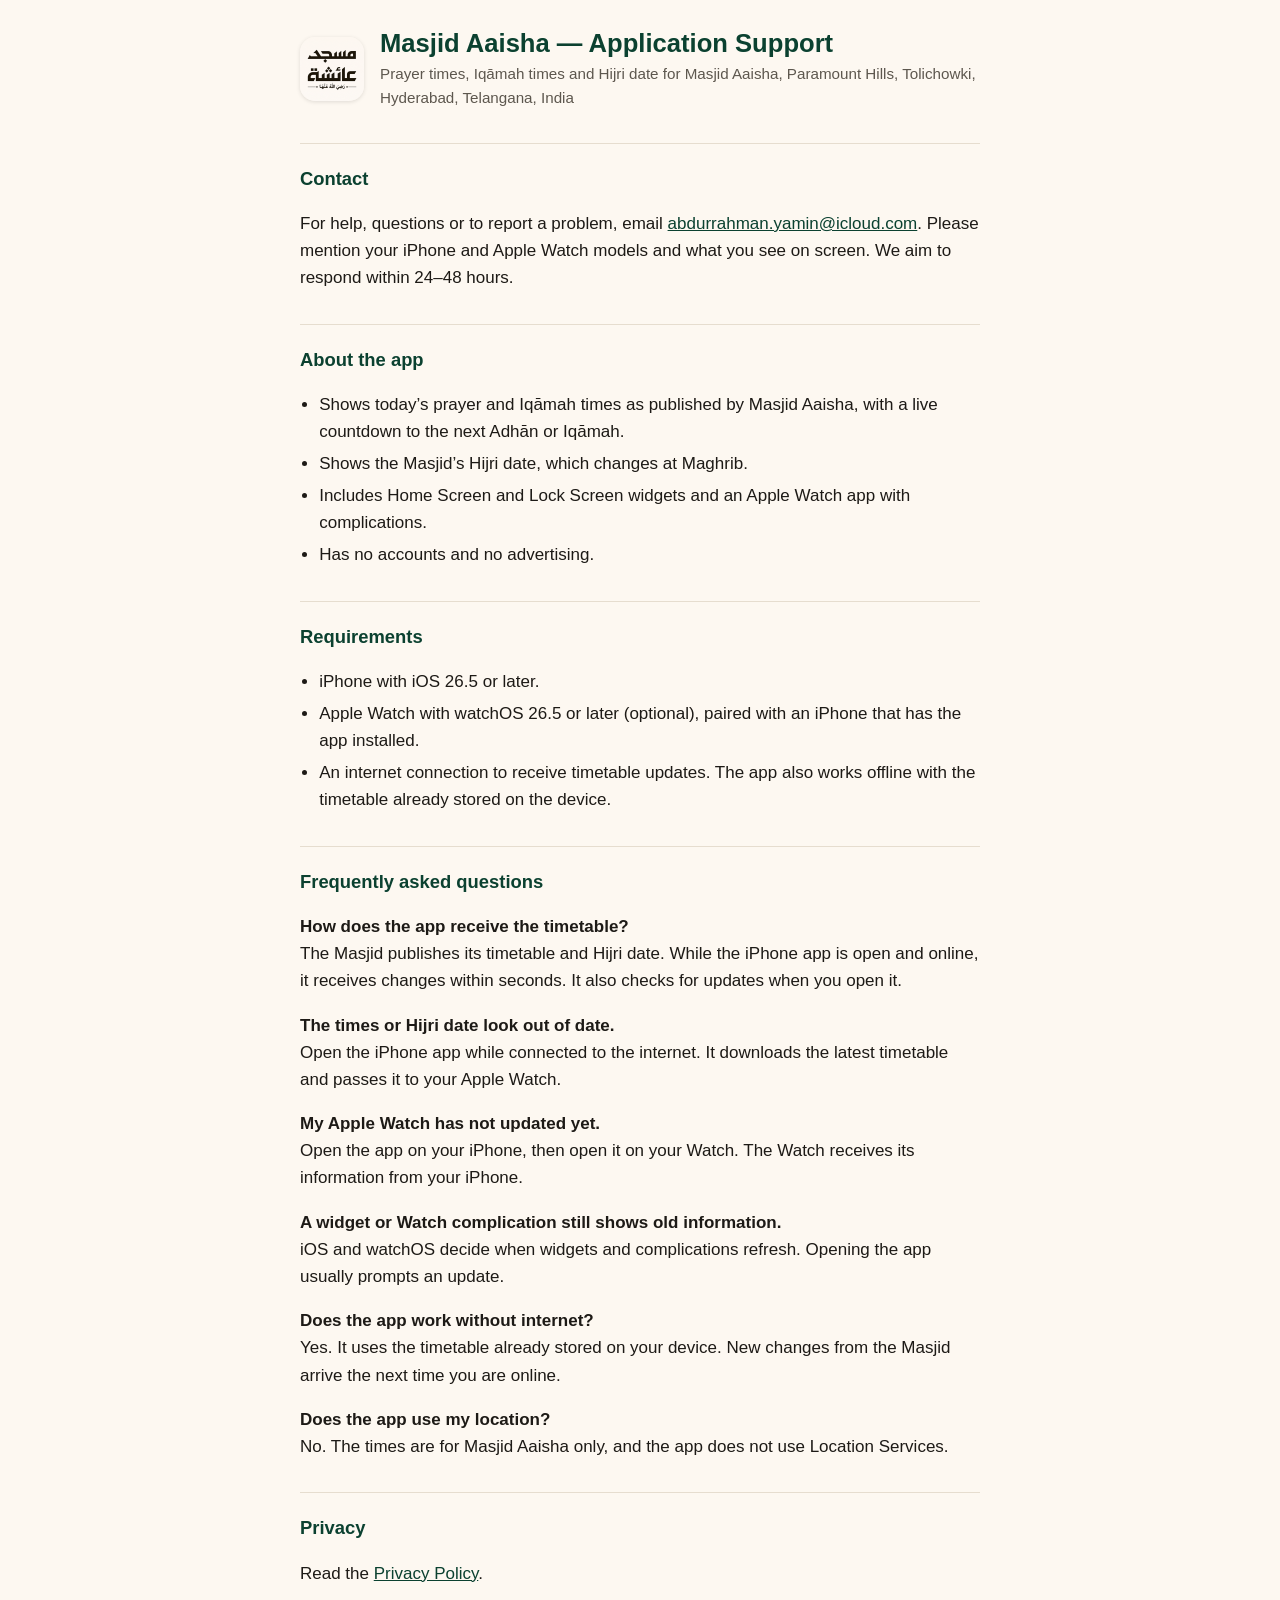
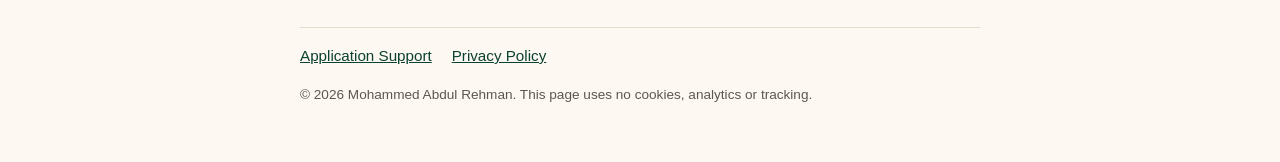
<file: index.html>
<!doctype html>
<html lang="en">
<head>
<meta charset="utf-8">
<meta name="viewport" content="width=device-width, initial-scale=1">
<title>Masjid Aaisha — Application Support</title>
<meta name="description" content="Help and contact for the Masjid Aaisha app for iPhone and Apple Watch.">
<link rel="stylesheet" href="style.css">
</head>
<body>
<main>
<header>
  <img src="app-icon.png" alt="Masjid Aaisha app icon">
  <div>
    <h1>Masjid Aaisha — Application Support</h1>
    <p class="sub">Prayer times, Iqāmah times and Hijri date for Masjid Aaisha, Paramount Hills, Tolichowki, Hyderabad, Telangana, India</p>
  </div>
</header>

<h2>Contact</h2>
<p>For help, questions or to report a problem, email <a href="mailto:abdurrahman.yamin@icloud.com">abdurrahman.yamin@icloud.com</a>. Please mention your iPhone and Apple Watch models and what you see on screen. We aim to respond within 24–48 hours.</p>

<h2>About the app</h2>
<ul>
  <li>Shows today’s prayer and Iqāmah times as published by Masjid Aaisha, with a live countdown to the next Adhān or Iqāmah.</li>
  <li>Shows the Masjid’s Hijri date, which changes at Maghrib.</li>
  <li>Includes Home Screen and Lock Screen widgets and an Apple Watch app with complications.</li>
  <li>Has no accounts and no advertising.</li>
</ul>

<h2>Requirements</h2>
<ul>
  <li>iPhone with iOS 26.5 or later.</li>
  <li>Apple Watch with watchOS 26.5 or later (optional), paired with an iPhone that has the app installed.</li>
  <li>An internet connection to receive timetable updates. The app also works offline with the timetable already stored on the device.</li>
</ul>

<h2>Frequently asked questions</h2>
<p><strong>How does the app receive the timetable?</strong><br>
The Masjid publishes its timetable and Hijri date. While the iPhone app is open and online, it receives changes within seconds. It also checks for updates when you open it.</p>
<p><strong>The times or Hijri date look out of date.</strong><br>
Open the iPhone app while connected to the internet. It downloads the latest timetable and passes it to your Apple Watch.</p>
<p><strong>My Apple Watch has not updated yet.</strong><br>
Open the app on your iPhone, then open it on your Watch. The Watch receives its information from your iPhone.</p>
<p><strong>A widget or Watch complication still shows old information.</strong><br>
iOS and watchOS decide when widgets and complications refresh. Opening the app usually prompts an update.</p>
<p><strong>Does the app work without internet?</strong><br>
Yes. It uses the timetable already stored on your device. New changes from the Masjid arrive the next time you are online.</p>
<p><strong>Does the app use my location?</strong><br>
No. The times are for Masjid Aaisha only, and the app does not use Location Services.</p>

<h2>Privacy</h2>
<p>Read the <a href="privacy.html">Privacy Policy</a>.</p>

<nav><a href="index.html">Application Support</a><a href="privacy.html">Privacy Policy</a></nav>
<footer>© 2026 Mohammed Abdul Rehman. This page uses no cookies, analytics or tracking.</footer>
</main>
</body>
</html>
</file>
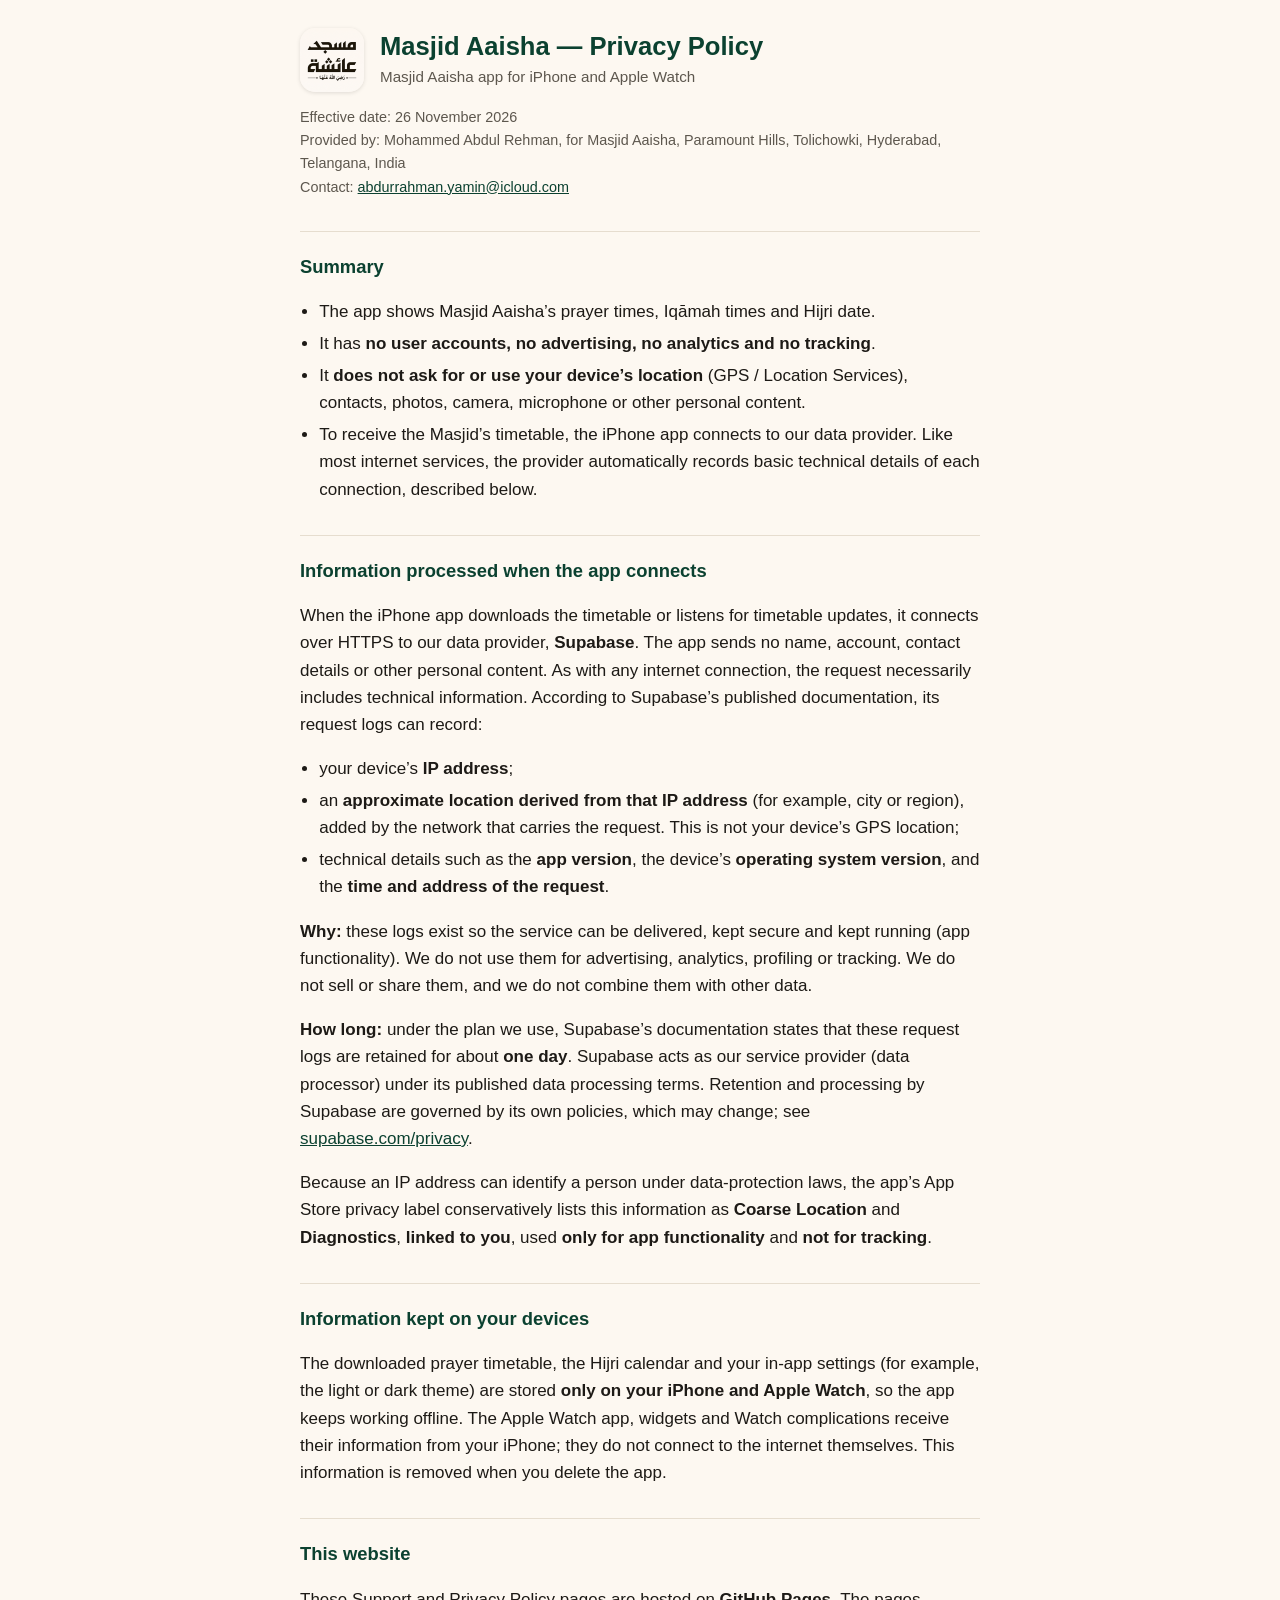
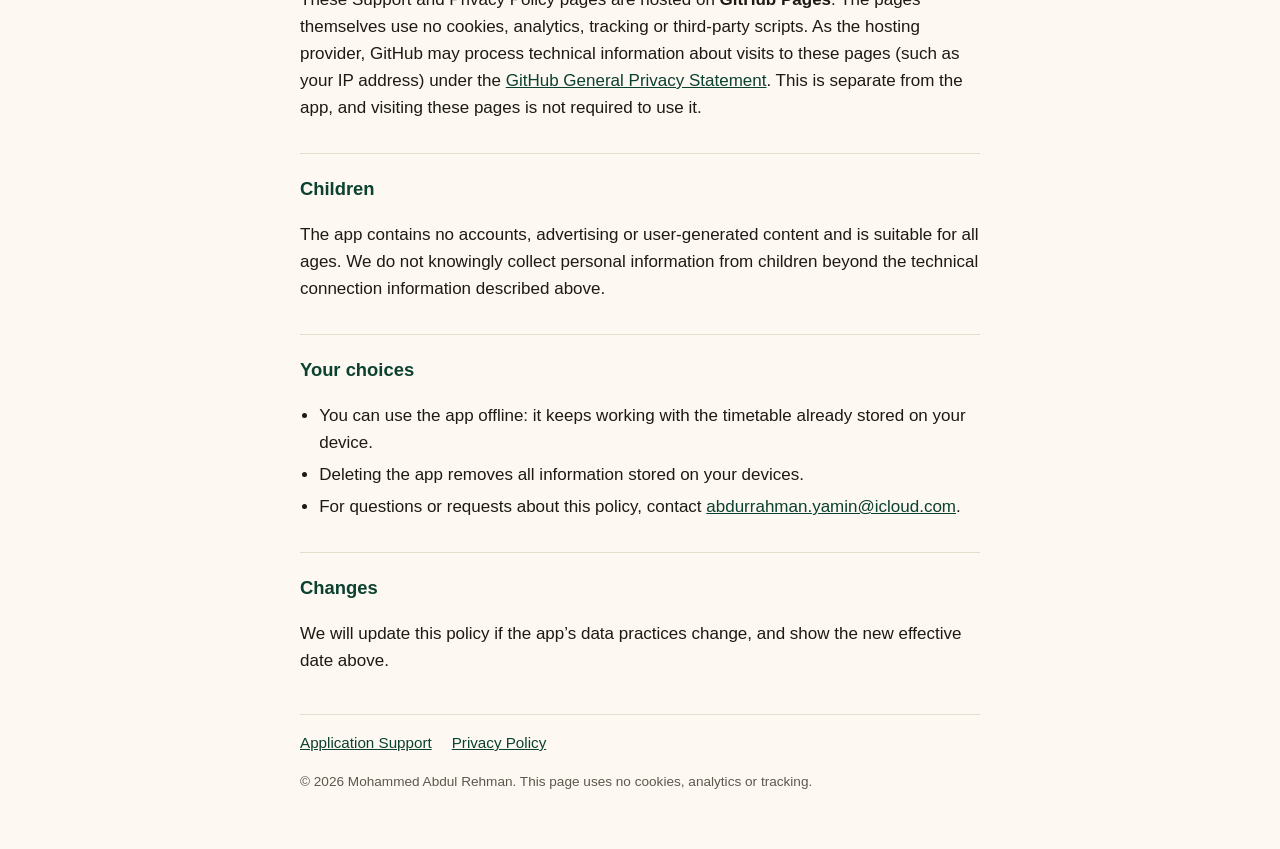
<file: privacy.html>
<!doctype html>
<html lang="en">
<head>
<meta charset="utf-8">
<meta name="viewport" content="width=device-width, initial-scale=1">
<title>Masjid Aaisha — Privacy Policy</title>
<meta name="description" content="Privacy Policy for the Masjid Aaisha app for iPhone and Apple Watch.">
<link rel="stylesheet" href="style.css">
</head>
<body>
<main>
<header>
  <img src="app-icon.png" alt="Masjid Aaisha app icon">
  <div>
    <h1>Masjid Aaisha — Privacy Policy</h1>
    <p class="sub">Masjid Aaisha app for iPhone and Apple Watch</p>
  </div>
</header>
<p class="meta">Effective date: 26 November 2026<br>
Provided by: Mohammed Abdul Rehman, for Masjid Aaisha, Paramount Hills, Tolichowki, Hyderabad, Telangana, India<br>
Contact: <a href="mailto:abdurrahman.yamin@icloud.com">abdurrahman.yamin@icloud.com</a></p>

<h2>Summary</h2>
<ul>
  <li>The app shows Masjid Aaisha’s prayer times, Iqāmah times and Hijri date.</li>
  <li>It has <strong>no user accounts, no advertising, no analytics and no tracking</strong>.</li>
  <li>It <strong>does not ask for or use your device’s location</strong> (GPS / Location Services), contacts, photos, camera, microphone or other personal content.</li>
  <li>To receive the Masjid’s timetable, the iPhone app connects to our data provider. Like most internet services, the provider automatically records basic technical details of each connection, described below.</li>
</ul>

<h2>Information processed when the app connects</h2>
<p>When the iPhone app downloads the timetable or listens for timetable updates, it connects over HTTPS to our data provider, <strong>Supabase</strong>. The app sends no name, account, contact details or other personal content. As with any internet connection, the request necessarily includes technical information. According to Supabase’s published documentation, its request logs can record:</p>
<ul>
  <li>your device’s <strong>IP address</strong>;</li>
  <li>an <strong>approximate location derived from that IP address</strong> (for example, city or region), added by the network that carries the request. This is not your device’s GPS location;</li>
  <li>technical details such as the <strong>app version</strong>, the device’s <strong>operating system version</strong>, and the <strong>time and address of the request</strong>.</li>
</ul>
<p><strong>Why:</strong> these logs exist so the service can be delivered, kept secure and kept running (app functionality). We do not use them for advertising, analytics, profiling or tracking. We do not sell or share them, and we do not combine them with other data.</p>
<p><strong>How long:</strong> under the plan we use, Supabase’s documentation states that these request logs are retained for about <strong>one day</strong>. Supabase acts as our service provider (data processor) under its published data processing terms. Retention and processing by Supabase are governed by its own policies, which may change; see <a href="https://supabase.com/privacy">supabase.com/privacy</a>.</p>
<p>Because an IP address can identify a person under data-protection laws, the app’s App Store privacy label conservatively lists this information as <strong>Coarse Location</strong> and <strong>Diagnostics</strong>, <strong>linked to you</strong>, used <strong>only for app functionality</strong> and <strong>not for tracking</strong>.</p>

<h2>Information kept on your devices</h2>
<p>The downloaded prayer timetable, the Hijri calendar and your in-app settings (for example, the light or dark theme) are stored <strong>only on your iPhone and Apple Watch</strong>, so the app keeps working offline. The Apple Watch app, widgets and Watch complications receive their information from your iPhone; they do not connect to the internet themselves. This information is removed when you delete the app.</p>

<h2>This website</h2>
<p>These Support and Privacy Policy pages are hosted on <strong>GitHub Pages</strong>. The pages themselves use no cookies, analytics, tracking or third-party scripts. As the hosting provider, GitHub may process technical information about visits to these pages (such as your IP address) under the <a href="https://docs.github.com/en/site-policy/privacy-policies/github-general-privacy-statement">GitHub General Privacy Statement</a>. This is separate from the app, and visiting these pages is not required to use it.</p>

<h2>Children</h2>
<p>The app contains no accounts, advertising or user-generated content and is suitable for all ages. We do not knowingly collect personal information from children beyond the technical connection information described above.</p>

<h2>Your choices</h2>
<ul>
  <li>You can use the app offline: it keeps working with the timetable already stored on your device.</li>
  <li>Deleting the app removes all information stored on your devices.</li>
  <li>For questions or requests about this policy, contact <a href="mailto:abdurrahman.yamin@icloud.com">abdurrahman.yamin@icloud.com</a>.</li>
</ul>

<h2>Changes</h2>
<p>We will update this policy if the app’s data practices change, and show the new effective date above.</p>

<nav><a href="index.html">Application Support</a><a href="privacy.html">Privacy Policy</a></nav>
<footer>© 2026 Mohammed Abdul Rehman. This page uses no cookies, analytics or tracking.</footer>
</main>
</body>
</html>
</file>
<file: style.css>
:root { --ivory:#fdf8f1; --ink:#1d1a16; --muted:#5d574e; --emerald:#0b4130; --gold:#a8812f; --line:#e6ddcf; }
* { box-sizing: border-box; }
html { -webkit-text-size-adjust: 100%; }
body { margin: 0; background: var(--ivory); color: var(--ink);
  font: 17px/1.6 -apple-system, BlinkMacSystemFont, "Segoe UI", Roboto, "Helvetica Neue", Arial, sans-serif; }
main { max-width: 720px; margin: 0 auto; padding: 28px 20px 56px; }
header { display: flex; align-items: center; gap: 16px; margin-bottom: 8px; }
header img { width: 64px; height: 64px; border-radius: 15px; box-shadow: 0 1px 4px rgba(0,0,0,.12); }
h1 { font-size: 1.6rem; line-height: 1.25; margin: 0; color: var(--emerald); }
.sub { margin: 2px 0 0; color: var(--muted); font-size: .95rem; }
h2 { font-size: 1.15rem; margin: 2rem 0 .5rem; color: var(--emerald); border-top: 1px solid var(--line); padding-top: 1.25rem; }
p, li { color: var(--ink); }
ul { padding-left: 1.2rem; }
li { margin: .3rem 0; }
.meta { color: var(--muted); font-size: .9rem; }
a { color: var(--emerald); }
nav { margin-top: 2.5rem; padding-top: 1rem; border-top: 1px solid var(--line); font-size: .95rem; }
nav a { margin-right: 1.25rem; }
footer { margin-top: 1rem; color: var(--muted); font-size: .85rem; }
</file>
